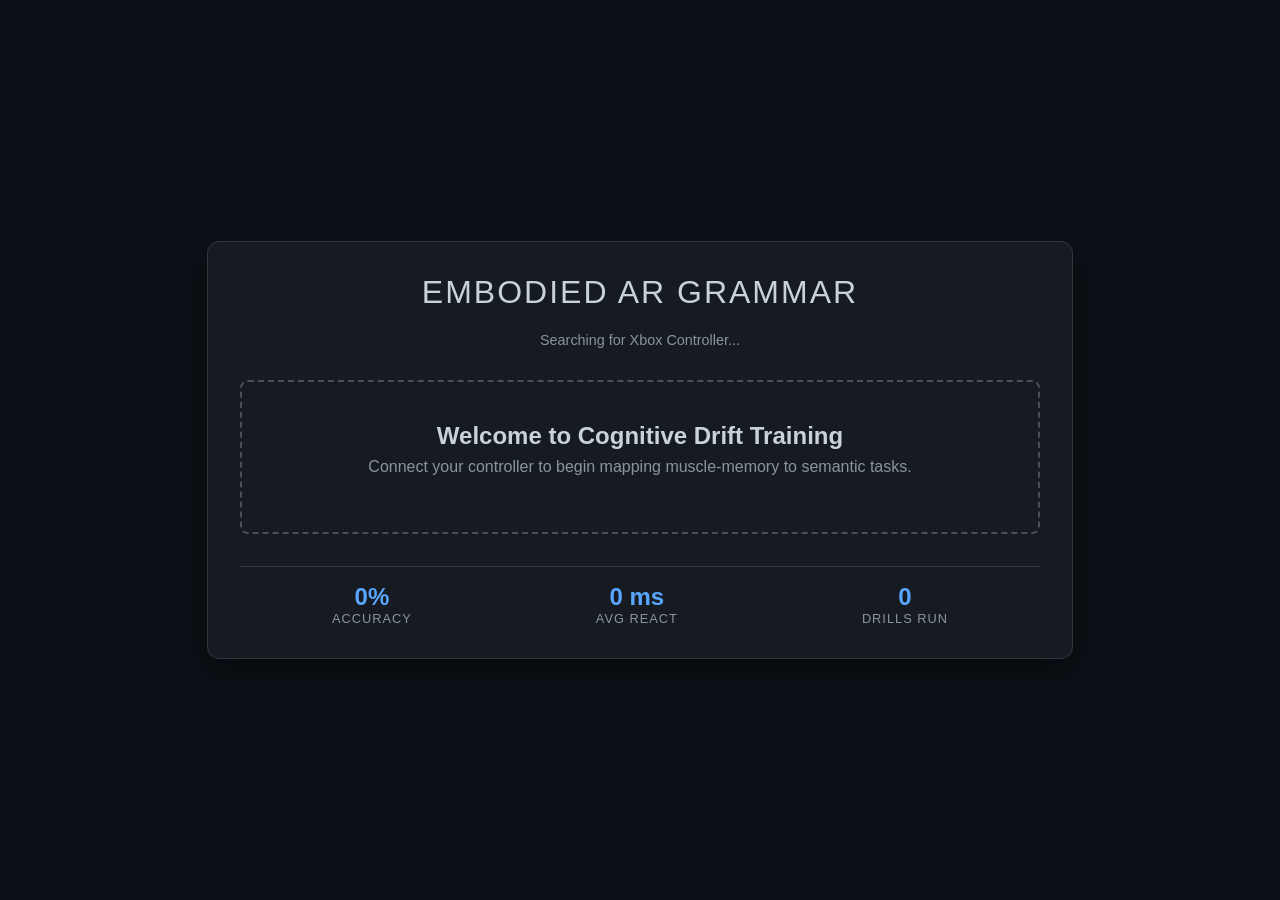
<file: public/training.html>
<!DOCTYPE html>
<html lang="en">
<head>
    <meta charset="UTF-8">
    <meta name="viewport" content="width=device-width, initial-scale=1.0">
    <title>AR Grammar Training Engine</title>
    <style>
        :root {
            --bg: #0d1117;
            --text: #c9d1d9;
            --accent: #58a6ff;
            --success: #3fb950;
            --error: #f85149;
        }
        body {
            font-family: 'SF Pro Display', -apple-system, BlinkMacSystemFont, 'Segoe UI', Roboto, sans-serif;
            margin: 0; padding: 0; background: var(--bg); color: var(--text);
            display: flex; flex-direction: column; align-items: center; justify-content: center; height: 100vh;
            overflow: hidden;
        }
        .hud-container {
            width: 90%; max-width: 800px;
            background: #161b22; border: 1px solid #30363d; border-radius: 12px;
            padding: 2rem; text-align: center; box-shadow: 0 10px 30px rgba(0,0,0,0.5);
        }
        h1 { font-weight: 300; letter-spacing: 2px; text-transform: uppercase; margin-top: 0; }
        .status { font-size: 0.9rem; color: #8b949e; margin-bottom: 2rem; }
        
        .prompt-board {
            min-height: 150px; display: flex; flex-direction: column; align-items: center; justify-content: center;
            border: 2px dashed #484f58; border-radius: 8px; margin-bottom: 2rem; transition: all 0.2s;
        }
        .prompt-text { font-size: 1.5rem; font-weight: 600; margin: 0; }
        .prompt-hint { font-size: 1rem; color: #8b949e; margin-top: 0.5rem; }
        
        .stats {
            display: flex; justify-content: space-around; width: 100%; border-top: 1px solid #30363d; padding-top: 1rem;
        }
        .stat-box { display: flex; flex-direction: column; }
        .stat-val { font-size: 1.5rem; font-weight: bold; color: var(--accent); }
        .stat-label { font-size: 0.8rem; text-transform: uppercase; letter-spacing: 1px; color: #8b949e; }
        
        #btn-start {
            background: var(--accent); border: none; padding: 10px 24px; border-radius: 6px;
            color: #fff; font-size: 1rem; cursor: pointer; text-transform: uppercase; font-weight: 600;
        }
        
    </style>
</head>
<body>

    <div class="hud-container">
        <h1>Embodied AR Grammar</h1>
        <div class="status" id="gp-status">Searching for Xbox Controller...</div>
        
        <div class="prompt-board" id="board">
            <h2 class="prompt-text">Welcome to Cognitive Drift Training</h2>
            <p class="prompt-hint">Connect your controller to begin mapping muscle-memory to semantic tasks.</p>
            <button id="btn-start" style="display:none; margin-top:20px;">Initialize Training Routine</button>
        </div>
        
        <div class="stats">
            <div class="stat-box">
                <span class="stat-val" id="st-accuracy">0%</span>
                <span class="stat-label">Accuracy</span>
            </div>
            <div class="stat-box">
                <span class="stat-val" id="st-avg-time">0 ms</span>
                <span class="stat-label">Avg React</span>
            </div>
            <div class="stat-box">
                <span class="stat-val" id="st-drills">0</span>
                <span class="stat-label">Drills Run</span>
            </div>
        </div>
    </div>

<script>
    // --- The User's Interaction Grammar Dictionary ---
    const MODES = [
        { id: "ID", name: "ID Mode", paddleIndex: 12 }, // Assuming P1 maps to D-Pad Up internally, or we use bumpers temporarily
        { id: "MEASURE", name: "Measure Mode", paddleIndex: 13 },
        { id: "WIRING", name: "Wiring Mode", paddleIndex: 14 },
        { id: "TELEMETRY", name: "Telemetry Mode", paddleIndex: 15 }
    ];

    const ACTIONS = [
        { mode: "ID", btnNames: ["A"], btnIndexes: [0], text: "Confirm Object Identification", haptic: "CONFIRMED" },
        { mode: "ID", btnNames: ["B"], btnIndexes: [1], text: "Reject / Skip Target", haptic: "CANDIDATE" },
        { mode: "ID", btnNames: ["Y"], btnIndexes: [3], text: "Flag Unknown Anomaly", haptic: "AMBIGUOUS" },
        
        { mode: "MEASURE", btnNames: ["A"], btnIndexes: [0], text: "Set Point 1 Header", haptic: "CONFIDENT" },
        { mode: "MEASURE", btnNames: ["Y"], btnIndexes: [3], text: "Capture Measure to Record", haptic: "CONFIRMED" },
        
        { mode: "WIRING", btnNames: ["A"], btnIndexes: [0], text: "Confirm Netlist Connection", haptic: "CONFIRMED" },
        { mode: "WIRING", btnNames: ["B"], btnIndexes: [1], text: "Break Trace", haptic: "LINK_SEVERED" },
        
        { mode: "TELEMETRY", btnNames: ["X"], btnIndexes: [2], text: "Set Alert Threshold", haptic: "SCANNING" },
        { mode: "TELEMETRY", btnNames: ["Y"], btnIndexes: [3], text: "Log Reading to pgvector", haptic: "CONFIRMED" }
    ];

    let isPolling = false;
    let inSession = false;
    let activeMode = "ID"; // Simulated logic state
    
    let currentDrill = null;
    let drillStartTime = 0;
    let waitLatches = new Set();
    
    // Stats
    let totalDrills = 0;
    let totalTime = 0;
    let correctStrikes = 0;
    
    // Note: Elite Paddles often map to Face buttons unless remapped in OS. 
    // For this prototype, we will bind D-Pad UP/DOWN/LEFT/RIGHT to simulate the 4 layer switches if paddles aren't discrete.
    const VIRTUAL_PADDLES = {
        12: "ID",         // D-Pad Up
        13: "MEASURE",    // D-Pad Down
        14: "WIRING",     // D-Pad Left
        15: "TELEMETRY"   // D-Pad Right
    };

    function triggerHaptic(type) {
        const gamepads = navigator.getGamepads ? navigator.getGamepads() : [];
        const gp = Array.from(gamepads).find(g => g !== null);
        if (!gp || !gp.vibrationActuator) return;
        
        try {
            let config = { startDelay: 0, duration: 200, weakMagnitude: 0, strongMagnitude: 0 };
            
            if (type === "CONFIRMED") config = { duration: 150, weakMagnitude: 0.8, strongMagnitude: 0.8 };
            else if (type === "AMBIGUOUS") config = { duration: 400, weakMagnitude: 0.2, strongMagnitude: 0.6 };
            else if (type === "LINK_SEVERED") config = { duration: 600, weakMagnitude: 0.1, strongMagnitude: 1.0 };
            else if (type === "ERROR") config = { duration: 300, weakMagnitude: 1.0, strongMagnitude: 0.1 };
            
            gp.vibrationActuator.playEffect("dual-rumble", config);
        } catch(e) {}
    }

    // --- Data Sonification Engine ---
    let audioCtx, baseOsc, modOsc, masterGain, droneLFO, lfoGain;

    function initAudio() {
        if(audioCtx) return;
        audioCtx = new (window.AudioContext || window.webkitAudioContext)();
        
        masterGain = audioCtx.createGain();
        masterGain.gain.value = 0.2; // Gentle ambient volume
        masterGain.connect(audioCtx.destination);
        
        baseOsc = audioCtx.createOscillator();
        baseOsc.type = 'sine';
        baseOsc.frequency.value = 220; // A3 Anchor
        
        modOsc = audioCtx.createOscillator();
        modOsc.type = 'triangle';
        modOsc.frequency.value = 220; // Perfect Phase
        
        // Polyrhythmic Envelope / Tremolo
        droneLFO = audioCtx.createOscillator();
        droneLFO.type = 'sine';
        droneLFO.frequency.value = 0.2; // Slow breathing cycle
        
        lfoGain = audioCtx.createGain();
        lfoGain.gain.value = 0.5;
        
        // VCA architecture
        const mixNode = audioCtx.createGain();
        mixNode.gain.value = 0.8;
        baseOsc.connect(mixNode);
        modOsc.connect(mixNode);
        
        mixNode.connect(lfoGain);
        droneLFO.connect(lfoGain.gain); // Modulate amplitude via LFO
        lfoGain.connect(masterGain);
        
        baseOsc.start();
        modOsc.start();
        droneLFO.start();
    }

    function setSonicState(state) {
        if(!audioCtx) return;
        const now = audioCtx.currentTime;
        
        let targetModFreq = 220.0;  // Clean Unison Flow
        let lfoSpeed = 0.2; 
        
        if (state === "AMBIGUOUS" || state === "CANDIDATE") {
            targetModFreq = 233.08; // Dissonant Minor 2nd (Bb3) - Friction
            lfoSpeed = 4.0;         // Nervous flutter
        } else if (state === "LINK_SEVERED" || state === "ERROR") {
            targetModFreq = 311.13; // Tritone Dissonance (Eb4) - Broken connection
            lfoSpeed = 8.0;         // Fast chaotic glitching
        } else if (state === "CONFIRMED" || state === "CONFIDENT") {
            targetModFreq = 329.63; // Major Fifth Harmony (E4) - Resolution
            lfoSpeed = 1.0;         // Solid tempo
        }
        
        modOsc.frequency.setTargetAtTime(targetModFreq, now, 0.5); // Portamento glide
        droneLFO.frequency.setTargetAtTime(lfoSpeed, now, 0.5);
    }

    function checkGamepad() {
        const gamepads = navigator.getGamepads ? navigator.getGamepads() : [];
        const gp = Array.from(gamepads).find(g => g !== null);
        
        if (gp && !isPolling) {
            document.getElementById('gp-status').innerText = `Linked: ${gp.id}`;
            document.getElementById('gp-status').style.color = 'var(--success)';
            document.getElementById('btn-start').style.display = 'inline-block';
            isPolling = true;
            pollInputs();
        } else if (!gp && isPolling) {
            document.getElementById('gp-status').innerText = 'Connection Lost. Plug in controller.';
            document.getElementById('gp-status').style.color = 'var(--error)';
            isPolling = false;
            inSession = false;
            if(masterGain) masterGain.gain.setTargetAtTime(0, audioCtx.currentTime, 0.5);
        }
        
        if (!isPolling) requestAnimationFrame(checkGamepad);
    }

    function generateDrill() {
        const tgt = ACTIONS[Math.floor(Math.random() * ACTIONS.length)];
        currentDrill = {
            modeTarget: tgt.mode,
            btnTarget: tgt.btnIndexes[0],
            btnName: tgt.btnNames[0],
            text: tgt.text,
            expectedHaptic: tgt.haptic
        };
        
        document.getElementById('board').style.borderColor = "#484f58";
        document.getElementById('board').style.background = "transparent";
        document.querySelector('.prompt-text').innerText = `${currentDrill.text}`;
        document.querySelector('.prompt-hint').innerText = `Switch to ${currentDrill.modeTarget} Mode (D-Pad), then press ${currentDrill.btnName}`;
        
        drillStartTime = performance.now();
        setSonicState(currentDrill.expectedHaptic); // Project synthetic acoustic affordance
    }

    function evalInput(pressedBtnIndex) {
        if (!currentDrill || !inSession) return;
        
        const timeTaken = performance.now() - drillStartTime;
        totalDrills++;
        
        const isModeCorrect = (activeMode === currentDrill.modeTarget);
        const isBtnCorrect = (pressedBtnIndex === currentDrill.btnTarget);
        
        if (isModeCorrect && isBtnCorrect) {
            // Success
            correctStrikes++;
            totalTime += timeTaken;
            setTimeout(() => triggerHaptic(currentDrill.expectedHaptic), 50); // Play semantic haptic!
            
            setSonicState("CONFIDENT"); // Resolve the dissonance cleanly
            document.getElementById('board').style.borderColor = "var(--success)";
            document.getElementById('board').style.background = "rgba(63, 185, 80, 0.1)";
            document.querySelector('.prompt-text').innerText = `SUCCESS! (${Math.round(timeTaken)}ms)`;
        } else {
            // Fail
            triggerHaptic("ERROR");
            setSonicState("ERROR"); // Spike the dissonance
            document.getElementById('board').style.borderColor = "var(--error)";
            document.getElementById('board').style.background = "rgba(248, 81, 73, 0.1)";
            document.querySelector('.prompt-text').innerText = isModeCorrect ? `WRONG BUTTON` : `WRONG MODE (${activeMode})`;
        }
        
        // Update Stats UI
        document.getElementById('st-accuracy').innerText = `${Math.round((correctStrikes / totalDrills) * 100)}%`;
        document.getElementById('st-drills').innerText = `${totalDrills}`;
        if (correctStrikes > 0) document.getElementById('st-avg-time').innerText = `${Math.round(totalTime / correctStrikes)} ms`;
        
        currentDrill = null;
        setTimeout(generateDrill, 1300);
    }

    function pollInputs() {
        if (!isPolling) return;
        const gamepads = navigator.getGamepads();
        const gp = Array.from(gamepads).find(g => g !== null);
        
        if (gp) {
            for (const [btnIdx, modeName] of Object.entries(VIRTUAL_PADDLES)) {
                if (gp.buttons[btnIdx]?.pressed) {
                    if (activeMode !== modeName) {
                        activeMode = modeName;
                        triggerHaptic("SCANNING"); 
                        document.getElementById('gp-status').innerText = `Layer active: ${activeMode} MODE`;
                    }
                }
            }
            
            [0, 1, 2, 3].forEach(btnIdx => { 
                if (gp.buttons[btnIdx]?.pressed) {
                    if (!waitLatches.has(btnIdx)) {
                        waitLatches.add(btnIdx);
                        evalInput(btnIdx);
                    }
                } else {
                    waitLatches.delete(btnIdx);
                }
            });
        }
        
        requestAnimationFrame(pollInputs);
    }

    document.getElementById('btn-start').addEventListener('click', () => {
        initAudio(); // Boot the Acoustic Navigable Field
        inSession = true;
        totalDrills = 0; correctStrikes = 0; totalTime = 0;
        document.getElementById('btn-start').style.display = 'none';
        generateDrill();
    });

    // Start looking for the controller immediately
    requestAnimationFrame(checkGamepad);

</script>
</body>
</html>
</file>
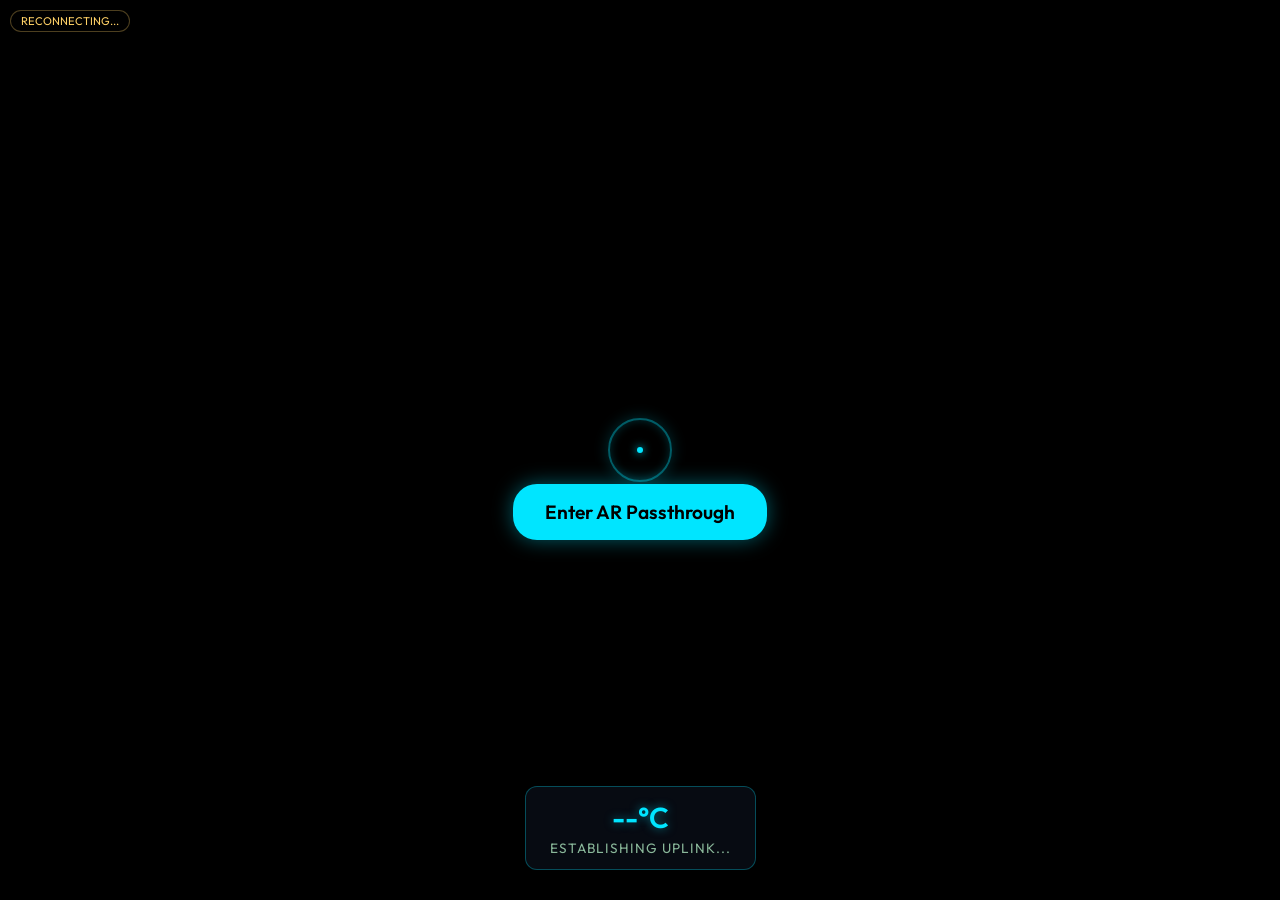
<file: public/vr.html>
<!DOCTYPE html>
<html lang="en">
<head>
  <meta charset="UTF-8">
  <meta name="viewport" content="width=device-width, initial-scale=1.0, maximum-scale=1.0, user-scalable=no, viewport-fit=cover">
  <title>WebXR AR HUD</title>
  <link href="https://fonts.googleapis.com/css2?family=Outfit:wght@300;600&display=swap" rel="stylesheet">
  
  <!-- A-Frame Library for Native WebXR & 3D Rendering -->
  <script src="https://aframe.io/releases/1.5.0/aframe.min.js"></script>

  <style>
    body, html { 
        margin: 0; padding: 0; width: 100%; height: 100%; 
        background: #000; overflow: hidden; font-family: 'Outfit', sans-serif; 
    }
    
    /* The overlay must cover the screen but let clicks pass through to A-Frame if needed */
    #hud-overlay {
        position: absolute; top: 0; left: 0; width: 100%; height: 100%; 
        z-index: 10; display: flex; flex-direction: column; 
        justify-content: center; align-items: center; 
        pointer-events: none; 
    }
    
    /* Targeting Reticle */
    .reticle { 
        width: 60px; height: 60px; 
        border: 2px solid rgba(0, 229, 255, 0.4); border-radius: 50%; 
        display: flex; align-items: center; justify-content: center; 
        position: absolute; top: 50%; left: 50%; transform: translate(-50%, -50%);
        box-shadow: 0 0 15px rgba(0, 229, 255, 0.2), inset 0 0 10px rgba(0, 229, 255, 0.2);
    }
    
    .reticle::after { 
        content: ''; width: 6px; height: 6px; 
        background: #00e5ff; border-radius: 50%; 
        box-shadow: 0 0 8px #00e5ff;
    }
    
    /* Telemetry Display */
    .telemetry-dashboard { 
        position: absolute; bottom: 30px; 
        background: rgba(10, 15, 25, 0.75); backdrop-filter: blur(5px);
        padding: 12px 24px; border: 1px solid rgba(0, 229, 255, 0.3); 
        border-radius: 12px; text-align: center; color: #ececec;
        box-shadow: 0 4px 20px rgba(0,0,0,0.5);
    }
    .temp-readout { font-size: 1.8rem; font-weight: 600; color: #00e5ff; text-shadow: 0 0 10px rgba(0, 229, 255, 0.5); }
    .state-readout { font-size: 0.85rem; color: #8ab89a; margin-top: 4px; text-transform: uppercase; letter-spacing: 1px; }

    .warning-banner {
        position: absolute; top: 30px;
        color: #ff5555; border: 1px solid #ff5555; background: rgba(50,0,0,0.5);
        padding: 5px 15px; border-radius: 20px; font-size: 0.8rem; font-weight: 600;
        display: none; animation: flash 2s infinite;
    }

    @keyframes flash {
        0%, 100% { opacity: 1; }
        50% { opacity: 0.5; }
    }

    .connection-badge {
        position: absolute; top: 10px; left: 10px;
        font-family: 'Outfit', sans-serif; font-size: 0.7rem;
        padding: 3px 10px; border-radius: 12px;
        background: rgba(0,0,0,0.6); color: #888;
        border: 1px solid rgba(255,255,255,0.1);
        z-index: 20;
        transition: all 0.3s ease;
    }
    .connection-badge.connected { color: #00e5ff; border-color: rgba(0,229,255,0.3); }
    .connection-badge.reconnecting { color: #ffd166; border-color: rgba(255,209,102,0.3); animation: flash 1.5s infinite; }
    
    /* A hidden video element to keep the CV pipeline alive if getUserMedia still works */
    #cv-video { display: none; }
  </style>
</head>
<body>

<!-- A-Frame Scene configured for WebXR AR mode with Passthrough and DOM Overlay -->
<a-scene 
    webxr="optionalFeatures: dom-overlay; overlayElement: #hud-overlay" 
    background="transparent: true"
    renderer="alpha: true"
    vr-mode-ui="enterVRButton: #enter-ar-btn; enterARButton: #enter-ar-btn">
    
    <!-- Camera -->
    <a-entity camera position="0 1.6 0"></a-entity>
    
    <!-- 3D Entities will be dynamically injected here later -->
    <a-entity id="wireframe-layer"></a-entity>
</a-scene>

<!-- Custom Enter AR Button -->
<button id="enter-ar-btn" style="position: absolute; bottom: 40%; left: 50%; transform: translateX(-50%); z-index: 100; padding: 16px 32px; background: #00e5ff; color: #000; border: none; border-radius: 24px; font-family: 'Outfit', sans-serif; font-weight: 600; font-size: 1.2rem; cursor: pointer; box-shadow: 0 0 20px rgba(0,229,255,0.4);">
    Enter AR Passthrough
</button>

<!-- HUD Overlay (This whole div gets projected over the AR view) -->
<div id="hud-overlay">
  <div class="connection-badge" id="conn-badge">LINKING...</div>
  <div class="warning-banner">LINK SEVERED</div>
  
  <div class="wireframe-container" id="2d-wireframes" style="position:absolute; top:0; left:0; width:100%; height:100%;"></div>
  
  <div class="reticle"></div>
  
  <div class="telemetry-dashboard">
    <div class="temp-readout"><span class="temp">--</span>°C</div>
    <div class="state-readout">Establishing Uplink...</div>
  </div>
</div>

<video id="cv-video" autoplay playsinline muted></video>

<script>
  let savedPiIp = localStorage.getItem('pi_ip') || window.location.hostname;
  
  // Hide the enter button once we actually enter AR
  document.querySelector('a-scene').addEventListener('enter-vr', function () {
     document.getElementById('enter-ar-btn').style.display = 'none';
  });
  document.querySelector('a-scene').addEventListener('exit-vr', function () {
     document.getElementById('enter-ar-btn').style.display = 'block';
  });

  async function bootOptics() {
    try {
      const constraints = { video: { facingMode: { ideal: "environment" } } };
      const stream = await navigator.mediaDevices.getUserMedia(constraints);
      const vid = document.getElementById('cv-video');
      vid.srcObject = stream;
      try { await vid.play(); } catch(err) { console.warn("Auto-play suppressed", err); }
    } catch(e) { 
        console.warn("Optics Boot Failure (expected if Quest blocks it in browser):", e.message); 
    }
  }
  
  async function syncTelemetry() {
    try {
      const isCloudHost = window.location.hostname !== 'localhost' && !window.location.hostname.startsWith('192.168.');
      const backendUrl = isCloudHost ? `https://${savedPiIp}:9500` : '';
    
      const res = await fetch(`${backendUrl}/api/proxy/ecology?ip=${savedPiIp}`);
      if (!res.ok) throw new Error("Gateway proxy unlinked");
      const data = await res.json();
      
      document.querySelectorAll('.temp').forEach(el => el.textContent = data.temperature ? data.temperature.toFixed(1) : '--');
      document.querySelectorAll('.state-readout').forEach(el => {
          el.textContent = data.system_state || 'Nominal';
          el.style.color = '#8ab89a';
      });
      document.querySelectorAll('.warning-banner').forEach(el => el.style.display = 'none');
      document.querySelectorAll('.reticle').forEach(el => el.style.borderColor = 'rgba(0, 229, 255, 0.4)');
    } catch(e) {
      document.querySelectorAll('.state-readout').forEach(el => { el.textContent = "SIGNAL LOST"; el.style.color = '#ff5555'; });
      document.querySelectorAll('.warning-banner').forEach(el => el.style.display = 'block');
      document.querySelectorAll('.reticle').forEach(el => el.style.borderColor = 'rgba(255, 85, 85, 0.4)');
    }
  }

  let activeTargetIndex = 0;
  let componentCache = [];
  let dpadPressed = false;

  let latestTracking = [];
  let trackingWs = null;
  let wsReconnectTimer = null;
  let wsReconnectAttempts = 0;
  const MAX_RECONNECT_ATTEMPTS = 20;

  function connectTrackingWs() {
      const wsProtocol = window.location.protocol === 'https:' ? 'wss:' : 'ws:';
      try {
          trackingWs = new WebSocket(`${wsProtocol}//${window.location.host}/ws/tracking`);
      } catch (e) {
          console.warn('WS connection failed:', e);
          scheduleReconnect();
          return;
      }

      trackingWs.onopen = () => {
          console.log('Tracking WS connected');
          wsReconnectAttempts = 0;
          updateConnectionBadge('connected', 'LINKED');
      };

      trackingWs.onmessage = (event) => {
          try {
              const data = JSON.parse(event.data);
              if (data && data.components) {
                  latestTracking = data.components;
              }
          } catch (e) {
              console.error("WS parse error", e);
          }
      };

      trackingWs.onclose = () => {
          console.warn('Tracking WS closed');
          updateConnectionBadge('reconnecting', 'RECONNECTING...');
          scheduleReconnect();
      };

      trackingWs.onerror = () => {
          updateConnectionBadge('reconnecting', 'WS ERROR');
      };
  }

  function scheduleReconnect() {
      if (wsReconnectAttempts >= MAX_RECONNECT_ATTEMPTS) {
          updateConnectionBadge('', 'LINK FAILED');
          return;
      }
      const delay = Math.min(1000 * Math.pow(1.5, wsReconnectAttempts), 30000);
      wsReconnectAttempts++;
      clearTimeout(wsReconnectTimer);
      wsReconnectTimer = setTimeout(connectTrackingWs, delay);
  }

  function updateConnectionBadge(cls, text) {
      const el = document.getElementById('conn-badge');
      if (el) { el.className = 'connection-badge ' + cls; el.textContent = text; }
  }

  connectTrackingWs();

  // Xbox Controller / Gamepad API Integration & Haptics
  function pollGamepad() {
      const gamepads = navigator.getGamepads ? navigator.getGamepads() : [];
      const gp = Array.from(gamepads).find(g => g !== null);
      
      if (gp && componentCache.length > 0) {
          const rightPush = gp.buttons[15]?.pressed || gp.buttons[5]?.pressed;
          const leftPush = gp.buttons[14]?.pressed || gp.buttons[4]?.pressed;
          
          if ((rightPush || leftPush) && !dpadPressed) {
              if (rightPush) activeTargetIndex = (activeTargetIndex + 1) % componentCache.length;
              if (leftPush) activeTargetIndex = (activeTargetIndex - 1 + componentCache.length) % componentCache.length;
              
              dpadPressed = true;
              renderWireframeCache();
          } else if (!rightPush && !leftPush) {
              dpadPressed = false;
          }

          const targetedComp = componentCache[activeTargetIndex];
          if (targetedComp && gp.vibrationActuator) {
              const trackingHit = latestTracking.find(t => t.label === targetedComp.label);
              if (trackingHit) {
                  let semanticMag = Math.min(Math.max(trackingHit.semantic_drift || 0, 0), 1.0);
                  let spatialMag = Math.min(Math.max(trackingHit.spatial_drift || 0, 0), 1.0);

                  if (semanticMag > 0.1 || spatialMag > 0.1) {
                      try {
                          gp.vibrationActuator.playEffect("dual-rumble", {
                              startDelay: 0, duration: 50, 
                              strongMagnitude: semanticMag, 
                              weakMagnitude: spatialMag     
                          });
                      } catch(e) {}
                  }
              }
          }
      }
      requestAnimationFrame(pollGamepad);
  }

  function renderWireframeCache() {
      if (!componentCache || componentCache.length === 0) return;
      
      // Map 2D predictions to the 2D DOM overlay. 
      // In a full 3D future, we'd spawn <a-box> entities, but DOM overlay is robust!
      const pw = window.innerWidth;
      const ph = window.innerHeight;
      
      const wireframeHTML = componentCache.map((comp, idx) => {
          const box = comp.box || { xmin: 0.1, ymin: 0.1, xmax: 0.3, ymax: 0.3 };
          
          const left = box.xmin * 100;
          const top = box.ymin * 100;
          const width = (box.xmax - box.xmin) * 100;
          const height = (box.ymax - box.ymin) * 100;
          
          const isTargeted = (idx === activeTargetIndex);
          const color = isTargeted ? '#00e5ff' : '#a78bfa';
          const bg = isTargeted ? 'rgba(0, 229, 255, 0.2)' : 'rgba(167, 139, 250, 0.05)';
          const zIndex = isTargeted ? 100 : 1;
          const borderStyle = isTargeted ? 'solid' : 'dashed';
          
          return `
            <div style="position: absolute; left: ${left}%; top: ${top}%; width: ${width}%; height: ${height}%; 
                        border: 2px ${borderStyle} ${color}; background: ${bg}; z-index: ${zIndex}; transition: all 0.2s ease;">
                <div style="position:absolute; top:-25px; left:0; color:${color}; font-size:12px; white-space:nowrap; background: rgba(0,0,0,0.8); padding: 2px 6px; border-radius: 4px;">
                   ${isTargeted ? '▶ TARGET: ' : ''}${comp.label || comp.type || 'Unknown Component'}
                </div>
            </div>
          `;
      }).join('');
      
      document.getElementById('2d-wireframes').innerHTML = wireframeHTML;
  }

  function captureInternalFrame() {
      const video = document.getElementById('cv-video');
      if (!video || !video.videoWidth) return null;
      
      const canvas = document.createElement('canvas');
      canvas.width = video.videoWidth;
      canvas.height = video.videoHeight;
      const ctx = canvas.getContext('2d');
      ctx.drawImage(video, 0, 0, canvas.width, canvas.height);
      
      return canvas.toDataURL('image/jpeg', 0.8).split(',')[1]; 
  }

  let hasPromptedKey = false;
  async function syncGhostWireframes() {
    try {
      let apiKey = localStorage.getItem('gemini_api_key');
      if (!apiKey || apiKey.trim() === '') {
          if (hasPromptedKey) return;
          hasPromptedKey = true;
          apiKey = prompt("VR OPTICS BOOT:\nPlease enter your Gemini API Key to enable autonomous Client-Side AR Vision:");
          if (apiKey) localStorage.setItem('gemini_api_key', apiKey.trim());
          else return;
      }
      
      const b64Image = captureInternalFrame();
      if (!b64Image) return; 
      
      const res = await fetch(`/api/camera/analyse`, {
          method: 'POST',
          headers: { 
              'Content-Type': 'application/json',
              'x-gemini-key': apiKey 
          },
          body: JSON.stringify({ image_base64: b64Image })
      });
      
      if (!res.ok) throw new Error(`Client Vision Sync Failed: ${res.status}`);
      const data = await res.json();
      
      if (data && data.components && data.components.length > 0) {
          componentCache = data.components;
          if (activeTargetIndex >= componentCache.length) activeTargetIndex = 0;
          renderWireframeCache();
      }
    } catch(e) {
        console.warn("Autonomous Ghost Mode Warning:", e);
    }
  }
  
  window.addEventListener("gamepadconnected", (e) => {
      console.log("XBOX CONTROLLER LINKED:", e.gamepad.id);
      document.querySelectorAll('.state-readout').forEach(el => el.textContent += " + GAMEPAD");
  });

  bootOptics();
  pollGamepad();
  setInterval(syncTelemetry, 2000);
  setInterval(syncGhostWireframes, 5000);

  window.addEventListener('beforeunload', () => {
      clearTimeout(wsReconnectTimer);
      if (trackingWs) trackingWs.close();
  });
</script>

</body>
</html>
</file>
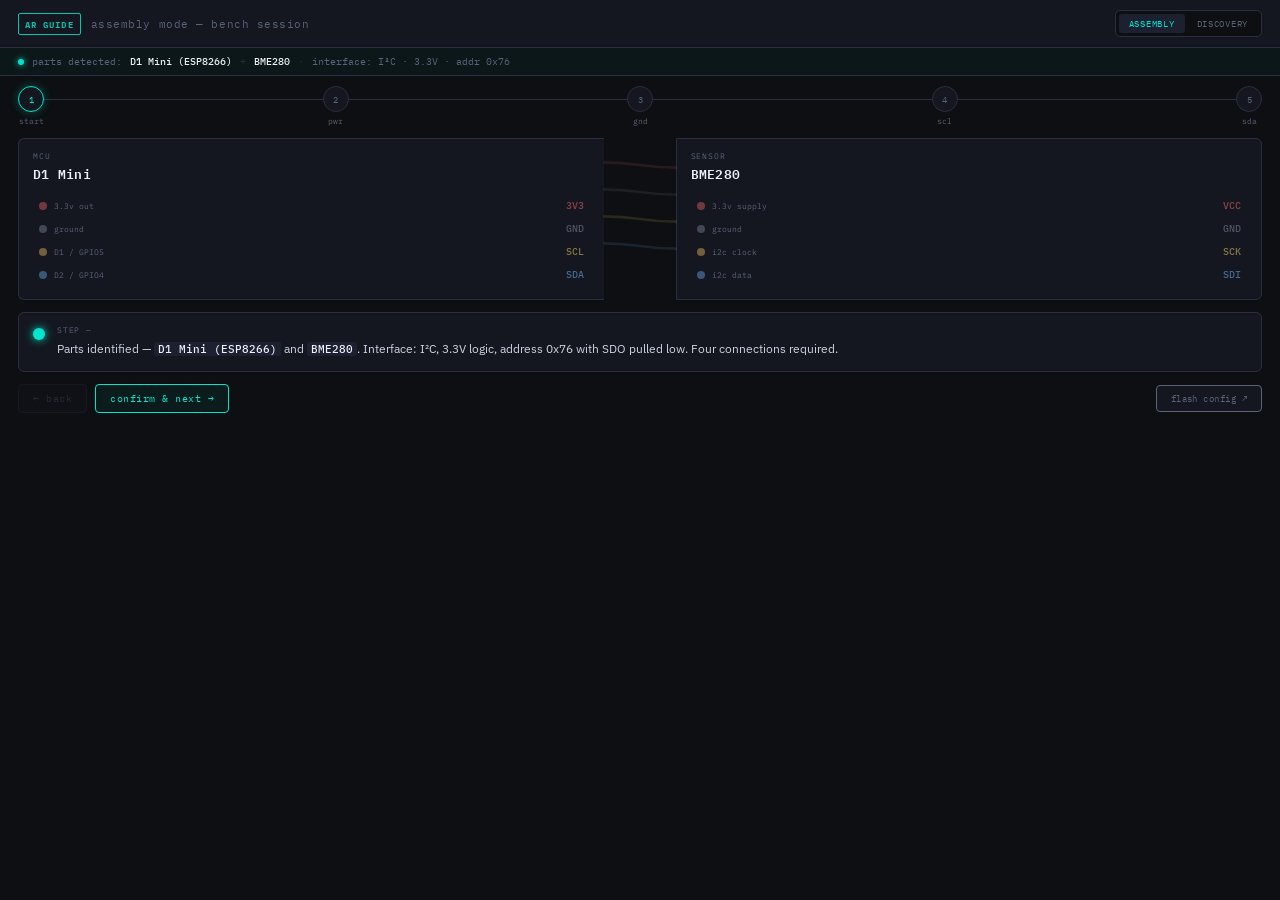
<file: public/wiring-guide.html>
<!DOCTYPE html>
<html>
<head>
<meta charset="UTF-8">
<style>
  @import url('https://fonts.googleapis.com/css2?family=IBM+Plex+Mono:wght@400;500;600&family=IBM+Plex+Sans:wght@300;400;500&display=swap');

  * { box-sizing: border-box; margin: 0; padding: 0; }

  :root {
    --bg: #0d0f12;
    --surface: #141720;
    --surface2: #1c2030;
    --border: #2a2f3f;
    --text: #cdd3e0;
    --text-dim: #5a6278;
    --text-bright: #edf0f7;
    --accent: #00e5cc;
    --pwr: #ff6b6b;
    --gnd: #8892a4;
    --scl: #ffd166;
    --sda: #74b9ff;
    --warn: #ff9f43;
    --done: #2ecc71;
    --font-mono: 'IBM Plex Mono', monospace;
    --font-sans: 'IBM Plex Sans', sans-serif;
  }

  body {
    background: var(--bg);
    color: var(--text);
    font-family: var(--font-sans);
    min-height: 100vh;
    padding: 0;
    display: flex;
    flex-direction: column;
  }

  /* ── Header bar ─────────────────────────────── */
  .topbar {
    display: flex;
    align-items: center;
    justify-content: space-between;
    padding: 10px 18px;
    border-bottom: 1px solid var(--border);
    background: var(--surface);
    flex-shrink: 0;
  }
  .topbar-left {
    display: flex;
    align-items: center;
    gap: 10px;
  }
  .ar-badge {
    font-family: var(--font-mono);
    font-size: 9px;
    font-weight: 600;
    letter-spacing: 0.12em;
    color: var(--accent);
    border: 1px solid var(--accent);
    padding: 2px 6px;
    border-radius: 2px;
    opacity: 0.85;
  }
  .topbar-title {
    font-family: var(--font-mono);
    font-size: 11px;
    color: var(--text-dim);
    letter-spacing: 0.05em;
  }
  .mode-tabs {
    display: flex;
    gap: 2px;
    background: var(--bg);
    padding: 3px;
    border-radius: 5px;
    border: 1px solid var(--border);
  }
  .mode-tab {
    font-family: var(--font-mono);
    font-size: 9px;
    letter-spacing: 0.08em;
    padding: 4px 10px;
    border-radius: 3px;
    border: none;
    background: transparent;
    color: var(--text-dim);
    cursor: pointer;
    transition: all 0.15s;
  }
  .mode-tab.active {
    background: var(--surface2);
    color: var(--accent);
  }

  /* ── Session bar ────────────────────────────── */
  .session-bar {
    display: flex;
    align-items: center;
    gap: 8px;
    padding: 7px 18px;
    background: rgba(0,229,204,0.04);
    border-bottom: 1px solid var(--border);
    font-family: var(--font-mono);
    font-size: 10px;
    color: var(--text-dim);
    flex-shrink: 0;
  }
  .session-dot {
    width: 6px; height: 6px;
    border-radius: 50%;
    background: var(--accent);
    box-shadow: 0 0 6px var(--accent);
    flex-shrink: 0;
  }
  .session-part {
    color: var(--text-bright);
    font-weight: 500;
  }
  .session-sep { color: var(--border); }

  /* ── Progress dots ──────────────────────────── */
  .progress-track {
    display: flex;
    align-items: center;
    gap: 0;
    padding: 10px 18px 0;
    flex-shrink: 0;
  }
  .prog-dot {
    width: 26px; height: 26px;
    border-radius: 50%;
    border: 1.5px solid var(--border);
    background: var(--surface);
    font-family: var(--font-mono);
    font-size: 9px;
    color: var(--text-dim);
    display: flex; align-items: center; justify-content: center;
    cursor: pointer;
    transition: all 0.2s;
    flex-shrink: 0;
    position: relative;
    z-index: 1;
  }
  .prog-dot.active {
    border-color: var(--accent);
    color: var(--accent);
    box-shadow: 0 0 10px rgba(0,229,204,0.3);
  }
  .prog-dot.done {
    border-color: var(--done);
    background: rgba(46,204,113,0.1);
    color: var(--done);
    font-size: 8px;
  }
  .prog-line {
    flex: 1;
    height: 1px;
    background: var(--border);
    transition: background 0.3s;
  }
  .prog-line.done {
    background: var(--done);
  }
  .prog-labels {
    display: flex;
    padding: 4px 18px 0;
    font-family: var(--font-mono);
    font-size: 8px;
    color: var(--text-dim);
  }
  .prog-label {
    width: 26px;
    text-align: center;
    margin-right: 0;
    white-space: nowrap;
    overflow: hidden;
  }
  /* spacer to match lines */
  .prog-label-gap { flex: 1; }

  /* ── Main content ───────────────────────────── */
  .main {
    flex: 1;
    display: flex;
    flex-direction: column;
    padding: 12px 18px;
    gap: 12px;
    overflow: hidden;
  }

  /* ── Component cards row ────────────────────── */
  .cards-row {
    display: flex;
    gap: 0;
    align-items: stretch;
  }

  .component-card {
    flex: 1;
    background: var(--surface);
    border: 1px solid var(--border);
    border-radius: 6px;
    padding: 12px 14px;
    min-width: 0;
  }
  .component-card.left { border-radius: 6px 0 0 6px; border-right: none; }
  .component-card.right { border-radius: 0 6px 6px 0; }

  .card-badge {
    font-family: var(--font-mono);
    font-size: 8px;
    letter-spacing: 0.12em;
    color: var(--text-dim);
    text-transform: uppercase;
    margin-bottom: 2px;
  }
  .card-name {
    font-family: var(--font-mono);
    font-size: 13px;
    font-weight: 600;
    color: var(--text-bright);
    margin-bottom: 10px;
    letter-spacing: 0.02em;
  }

  .pin-row {
    display: flex;
    align-items: center;
    gap: 7px;
    padding: 4px 6px;
    border-radius: 3px;
    transition: background 0.2s, box-shadow 0.2s;
    margin-bottom: 2px;
  }
  .pin-row.lit {
    background: rgba(255,255,255,0.04);
    box-shadow: inset 2px 0 0 currentColor;
  }
  .pin-dot {
    width: 8px; height: 8px;
    border-radius: 50%;
    flex-shrink: 0;
    opacity: 0.4;
    transition: opacity 0.2s, box-shadow 0.2s;
  }
  .pin-row.lit .pin-dot {
    opacity: 1;
    box-shadow: 0 0 5px currentColor;
  }
  .pin-label {
    font-family: var(--font-mono);
    font-size: 8px;
    color: var(--text-dim);
    flex: 1;
    min-width: 0;
  }
  .pin-name {
    font-family: var(--font-mono);
    font-size: 10px;
    font-weight: 500;
    opacity: 0.5;
    transition: opacity 0.2s;
  }
  .pin-row.lit .pin-name { opacity: 1; }

  /* ── Wire SVG bridge ────────────────────────── */
  .wire-bridge {
    width: 72px;
    flex-shrink: 0;
    position: relative;
    display: flex;
    align-items: center;
    justify-content: center;
  }
  .wire-bridge svg {
    width: 100%;
    height: 100%;
    overflow: visible;
  }
  .wire-path {
    fill: none;
    stroke-width: 2;
    stroke-linecap: round;
    opacity: 0.12;
    transition: opacity 0.35s, filter 0.35s;
    stroke-dasharray: 200;
    stroke-dashoffset: 0;
  }
  .wire-path.lit {
    opacity: 1;
    filter: drop-shadow(0 0 3px currentColor);
    animation: dashflow 0.5s ease forwards;
  }
  @keyframes dashflow {
    from { stroke-dashoffset: 200; }
    to   { stroke-dashoffset: 0; }
  }

  /* ── Step instruction panel ─────────────────── */
  .step-panel {
    background: var(--surface);
    border: 1px solid var(--border);
    border-radius: 6px;
    padding: 12px 14px;
    display: flex;
    gap: 12px;
    align-items: flex-start;
    flex-shrink: 0;
  }
  .step-swatch {
    width: 12px;
    height: 12px;
    border-radius: 50%;
    flex-shrink: 0;
    margin-top: 3px;
    box-shadow: 0 0 8px currentColor;
    transition: background 0.3s, box-shadow 0.3s;
  }
  .step-body {
    flex: 1;
    min-width: 0;
  }
  .step-label {
    font-family: var(--font-mono);
    font-size: 8px;
    letter-spacing: 0.1em;
    color: var(--text-dim);
    text-transform: uppercase;
    margin-bottom: 4px;
  }
  .step-text {
    font-family: var(--font-sans);
    font-size: 12px;
    line-height: 1.6;
    color: var(--text);
  }
  .step-text span {
    font-family: var(--font-mono);
    font-size: 11px;
    font-weight: 500;
    color: var(--text-bright);
    background: var(--surface2);
    padding: 0 4px;
    border-radius: 2px;
  }
  .warn-text {
    font-family: var(--font-mono);
    font-size: 10px;
    color: var(--warn);
    margin-top: 5px;
    display: flex;
    align-items: center;
    gap: 5px;
  }
  .warn-text::before { content: '⚠'; }

  /* ── Nav buttons ────────────────────────────── */
  .nav-row {
    display: flex;
    gap: 8px;
    align-items: center;
    flex-shrink: 0;
    padding-bottom: 4px;
  }
  .nav-btn {
    font-family: var(--font-mono);
    font-size: 10px;
    padding: 7px 14px;
    border-radius: 4px;
    border: 1px solid var(--border);
    background: var(--surface);
    color: var(--text-dim);
    cursor: pointer;
    letter-spacing: 0.05em;
    transition: all 0.15s;
    white-space: nowrap;
  }
  .nav-btn:hover { border-color: var(--accent); color: var(--accent); }
  .nav-btn.primary {
    border-color: var(--accent);
    color: var(--accent);
    background: rgba(0,229,204,0.06);
  }
  .nav-btn.primary:hover { background: rgba(0,229,204,0.14); }
  .nav-btn.complete {
    border-color: var(--done);
    color: var(--done);
    background: rgba(46,204,113,0.06);
  }
  .spacer { flex: 1; }
  .nav-btn.flash {
    border-color: var(--text-dim);
    font-size: 9px;
  }
  .nav-btn.flash:hover { border-color: var(--sda); color: var(--sda); }

  /* ── Completion panel ───────────────────────── */
  .complete-panel {
    display: none;
    flex-direction: column;
    align-items: center;
    justify-content: center;
    gap: 8px;
    padding: 20px;
    background: var(--surface);
    border: 1px solid var(--done);
    border-radius: 6px;
    text-align: center;
    flex-shrink: 0;
  }
  .complete-panel.visible { display: flex; }
  .complete-icon {
    font-size: 24px;
    line-height: 1;
  }
  .complete-title {
    font-family: var(--font-mono);
    font-size: 12px;
    color: var(--done);
    letter-spacing: 0.1em;
  }
  .complete-sub {
    font-family: var(--font-mono);
    font-size: 9px;
    color: var(--text-dim);
  }
</style>
</head>
<body>

<!-- Top bar -->
<div class="topbar">
  <div class="topbar-left">
    <span class="ar-badge">AR GUIDE</span>
    <span class="topbar-title">assembly mode — bench session</span>
  </div>
  <div class="mode-tabs">
    <button class="mode-tab active" onclick="setMode('assembly', this)">ASSEMBLY</button>
    <button class="mode-tab" onclick="setMode('discovery', this)">DISCOVERY</button>
  </div>
</div>

<!-- Session bar -->
<div class="session-bar">
  <div class="session-dot"></div>
  <span>parts detected:</span>
  <span class="session-part">D1 Mini (ESP8266)</span>
  <span class="session-sep">+</span>
  <span class="session-part">BME280</span>
  <span class="session-sep">·</span>
  <span>interface: I²C · 3.3V · addr 0x76</span>
</div>

<!-- Progress track -->
<div class="progress-track">
  <div class="prog-dot active" id="dot0" onclick="goStep(0)">1</div>
  <div class="prog-line" id="line0"></div>
  <div class="prog-dot" id="dot1" onclick="goStep(1)">2</div>
  <div class="prog-line" id="line1"></div>
  <div class="prog-dot" id="dot2" onclick="goStep(2)">3</div>
  <div class="prog-line" id="line2"></div>
  <div class="prog-dot" id="dot3" onclick="goStep(3)">4</div>
  <div class="prog-line" id="line3"></div>
  <div class="prog-dot" id="dot4" onclick="goStep(4)">5</div>
</div>
<div class="prog-labels">
  <div class="prog-label">start</div>
  <div class="prog-label-gap"></div>
  <div class="prog-label">pwr</div>
  <div class="prog-label-gap"></div>
  <div class="prog-label">gnd</div>
  <div class="prog-label-gap"></div>
  <div class="prog-label">scl</div>
  <div class="prog-label-gap"></div>
  <div class="prog-label">sda</div>
</div>

<!-- Main area -->
<div class="main">

  <!-- Component cards + wire bridge -->
  <div class="cards-row">

    <!-- D1 Mini card -->
    <div class="component-card left">
      <div class="card-badge">MCU</div>
      <div class="card-name">D1 Mini</div>

      <div class="pin-row" id="mcu-3v3" style="color:var(--pwr)">
        <div class="pin-dot" style="background:var(--pwr)"></div>
        <span class="pin-label">3.3v out</span>
        <span class="pin-name" style="color:var(--pwr)">3V3</span>
      </div>
      <div class="pin-row" id="mcu-gnd" style="color:var(--gnd)">
        <div class="pin-dot" style="background:var(--gnd)"></div>
        <span class="pin-label">ground</span>
        <span class="pin-name" style="color:var(--gnd)">GND</span>
      </div>
      <div class="pin-row" id="mcu-scl" style="color:var(--scl)">
        <div class="pin-dot" style="background:var(--scl)"></div>
        <span class="pin-label">D1 / GPIO5</span>
        <span class="pin-name" style="color:var(--scl)">SCL</span>
      </div>
      <div class="pin-row" id="mcu-sda" style="color:var(--sda)">
        <div class="pin-dot" style="background:var(--sda)"></div>
        <span class="pin-label">D2 / GPIO4</span>
        <span class="pin-name" style="color:var(--sda)">SDA</span>
      </div>
    </div>

    <!-- Wire bridge SVG -->
    <div class="wire-bridge">
      <svg viewBox="0 0 72 120" preserveAspectRatio="none">
        <!-- pwr -->
        <path id="w-pwr" class="wire-path" d="M0,18 C36,18 36,22 72,22"
              style="stroke:var(--pwr); color:var(--pwr)"/>
        <!-- gnd -->
        <path id="w-gnd" class="wire-path" d="M0,38 C36,38 36,42 72,42"
              style="stroke:var(--gnd); color:var(--gnd)"/>
        <!-- scl -->
        <path id="w-scl" class="wire-path" d="M0,58 C36,58 36,62 72,62"
              style="stroke:var(--scl); color:var(--scl)"/>
        <!-- sda -->
        <path id="w-sda" class="wire-path" d="M0,78 C36,78 36,82 72,82"
              style="stroke:var(--sda); color:var(--sda)"/>
      </svg>
    </div>

    <!-- BME280 card -->
    <div class="component-card right">
      <div class="card-badge">SENSOR</div>
      <div class="card-name">BME280</div>

      <div class="pin-row" id="sen-vcc" style="color:var(--pwr)">
        <div class="pin-dot" style="background:var(--pwr)"></div>
        <span class="pin-label">3.3v supply</span>
        <span class="pin-name" style="color:var(--pwr)">VCC</span>
      </div>
      <div class="pin-row" id="sen-gnd" style="color:var(--gnd)">
        <div class="pin-dot" style="background:var(--gnd)"></div>
        <span class="pin-label">ground</span>
        <span class="pin-name" style="color:var(--gnd)">GND</span>
      </div>
      <div class="pin-row" id="sen-scl" style="color:var(--scl)">
        <div class="pin-dot" style="background:var(--scl)"></div>
        <span class="pin-label">i2c clock</span>
        <span class="pin-name" style="color:var(--scl)">SCK</span>
      </div>
      <div class="pin-row" id="sen-sda" style="color:var(--sda)">
        <div class="pin-dot" style="background:var(--sda)"></div>
        <span class="pin-label">i2c data</span>
        <span class="pin-name" style="color:var(--sda)">SDI</span>
      </div>
    </div>
  </div>

  <!-- Step instruction panel -->
  <div class="step-panel" id="step-panel">
    <div class="step-swatch" id="step-swatch" style="background:var(--accent); color:var(--accent)"></div>
    <div class="step-body">
      <div class="step-label">STEP <span id="step-num">—</span></div>
      <div class="step-text" id="step-text"></div>
      <div class="warn-text" id="step-warn" style="display:none"></div>
    </div>
  </div>

  <!-- Completion panel -->
  <div class="complete-panel" id="complete-panel">
    <div class="complete-icon">✓</div>
    <div class="complete-title">WIRING COMPLETE</div>
    <div class="complete-sub">D1 Mini ↔ BME280 · I²C · 0x76</div>
  </div>

  <!-- Nav row -->
  <div class="nav-row">
    <button class="nav-btn" id="btn-back" onclick="prevStep()">← back</button>
    <button class="nav-btn primary" id="btn-next" onclick="nextStep()">confirm & next →</button>
    <div class="spacer"></div>
    <button class="nav-btn flash" onclick="flashConfig()">flash config ↗</button>
  </div>

</div>

<script>
const steps = [
  {
    label: "START",
    color: "var(--accent)",
    wires: [],
    pins: [],
    text: "Parts identified — <span>D1 Mini (ESP8266)</span> and <span>BME280</span>. Interface: I²C, 3.3V logic, address 0x76 with SDO pulled low. Four connections required.",
    warn: null,
    num: "—"
  },
  {
    label: "POWER",
    color: "var(--pwr)",
    wires: ["w-pwr"],
    pins: ["mcu-3v3","sen-vcc"],
    text: "Connect <span>red wire</span>: D1 Mini <span>3V3</span> → BME280 <span>VCC</span>. BME280 operates at 1.7–3.6V.",
    warn: "Do not connect to the 5V rail — will damage the sensor.",
    num: "1 / 4"
  },
  {
    label: "GROUND",
    color: "var(--gnd)",
    wires: ["w-pwr","w-gnd"],
    pins: ["mcu-3v3","sen-vcc","mcu-gnd","sen-gnd"],
    text: "Connect <span>grey wire</span>: D1 Mini <span>GND</span> → BME280 <span>GND</span>. Any GND pin on the D1 Mini works.",
    warn: null,
    num: "2 / 4"
  },
  {
    label: "I²C CLK",
    color: "var(--scl)",
    wires: ["w-pwr","w-gnd","w-scl"],
    pins: ["mcu-3v3","sen-vcc","mcu-gnd","sen-gnd","mcu-scl","sen-scl"],
    text: "Connect <span>yellow wire</span>: D1 Mini <span>D1 / SCL</span> → BME280 <span>SCK</span>. D1 is GPIO5, the default SCL pin for <span>Wire.begin()</span>.",
    warn: null,
    num: "3 / 4"
  },
  {
    label: "I²C DATA",
    color: "var(--sda)",
    wires: ["w-pwr","w-gnd","w-scl","w-sda"],
    pins: ["mcu-3v3","sen-vcc","mcu-gnd","sen-gnd","mcu-scl","sen-scl","mcu-sda","sen-sda"],
    text: "Connect <span>blue wire</span>: D1 Mini <span>D2 / SDA</span> → BME280 <span>SDI</span>. D2 is GPIO4, default SDA. I²C address will be <span>0x76</span> with SDO pulled low.",
    warn: null,
    num: "4 / 4"
  }
];

let cur = 0;

function applyStep(s) {
  const step = steps[s];

  // swatch
  const sw = document.getElementById('step-swatch');
  sw.style.background = step.color;
  sw.style.color = step.color;
  sw.style.boxShadow = `0 0 8px ${step.color}`;

  // step text
  document.getElementById('step-num').textContent = step.num;
  document.getElementById('step-text').innerHTML = step.text;
  const warnEl = document.getElementById('step-warn');
  if (step.warn) {
    warnEl.textContent = step.warn;
    warnEl.style.display = 'flex';
  } else {
    warnEl.style.display = 'none';
  }

  // wires
  document.querySelectorAll('.wire-path').forEach(w => w.classList.remove('lit'));
  step.wires.forEach(id => {
    const el = document.getElementById(id);
    if (el) { el.classList.remove('lit'); void el.offsetWidth; el.classList.add('lit'); }
  });

  // pins
  document.querySelectorAll('.pin-row').forEach(p => p.classList.remove('lit'));
  step.pins.forEach(id => {
    const el = document.getElementById(id);
    if (el) el.classList.add('lit');
  });

  // progress dots
  for (let i = 0; i < steps.length; i++) {
    const dot = document.getElementById('dot'+i);
    const line = document.getElementById('line'+(i));
    dot.classList.remove('active','done');
    if (i < s) { dot.classList.add('done'); dot.textContent = '✓'; }
    else if (i === s) { dot.classList.add('active'); dot.textContent = i+1; }
    else { dot.textContent = i+1; }
    if (line) line.classList.toggle('done', i < s);
  }

  // completion
  const isLast = s === steps.length - 1;
  document.getElementById('complete-panel').classList.toggle('visible', isLast);
  document.getElementById('step-panel').style.display = isLast ? 'none' : 'flex';
  document.getElementById('btn-next').textContent = isLast ? 'flash config ↗' : 'confirm & next →';
  document.getElementById('btn-next').className = isLast ? 'nav-btn complete' : 'nav-btn primary';
  document.getElementById('btn-back').style.opacity = s === 0 ? '0.3' : '1';
}

function nextStep() {
  if (cur < steps.length - 1) { cur++; applyStep(cur); }
  else { flashConfig(); }
}
function prevStep() {
  if (cur > 0) { cur--; applyStep(cur); }
}
function goStep(s) {
  cur = s; applyStep(cur);
}
function setMode(m, btn) {
  document.querySelectorAll('.mode-tab').forEach(b => b.classList.remove('active'));
  btn.classList.add('active');
  if (m === 'discovery' && typeof sendPrompt === 'function') {
    sendPrompt('Switch AR guidance to discovery mode');
  }
}
function flashConfig() {
  if (typeof sendPrompt === 'function') {
    sendPrompt('Show me the firmware flash config for D1 Mini + BME280 on I²C address 0x76');
  }
}

applyStep(0);
</script>
</body>
</html>
</file>
